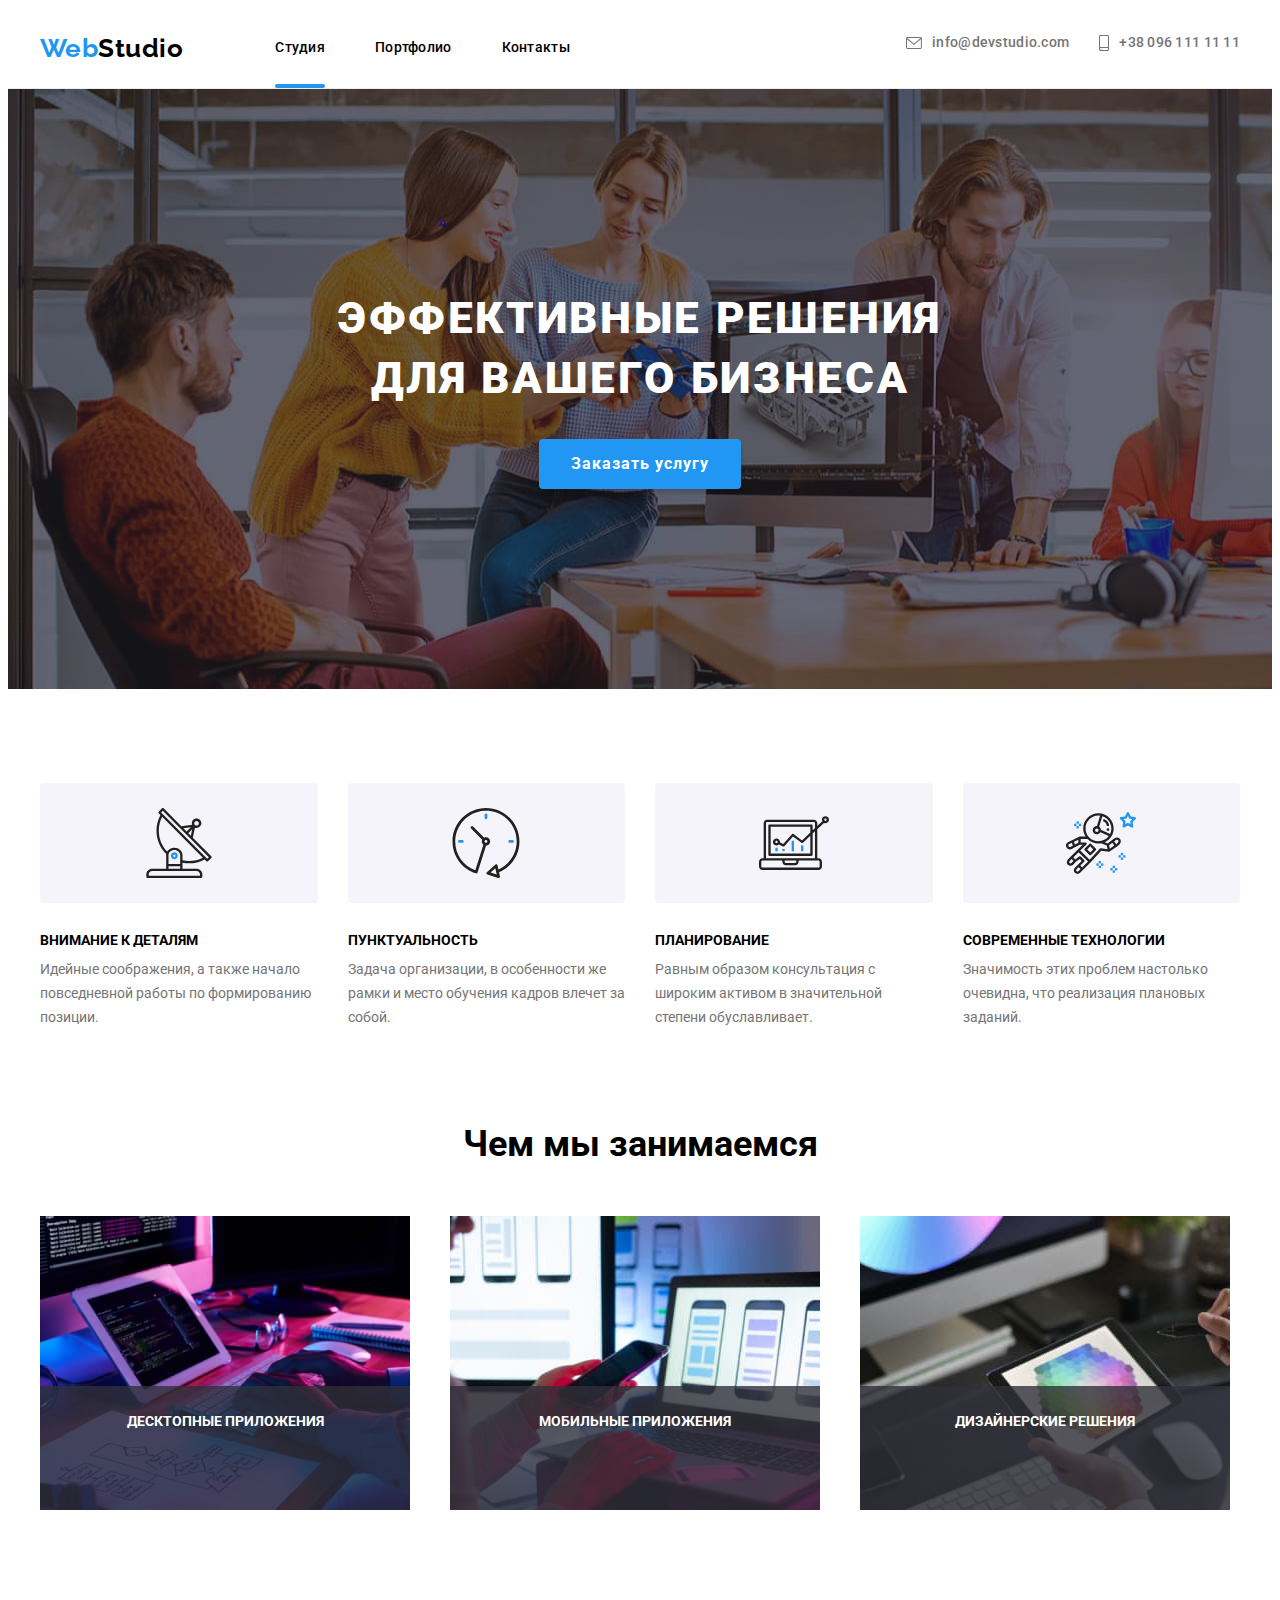
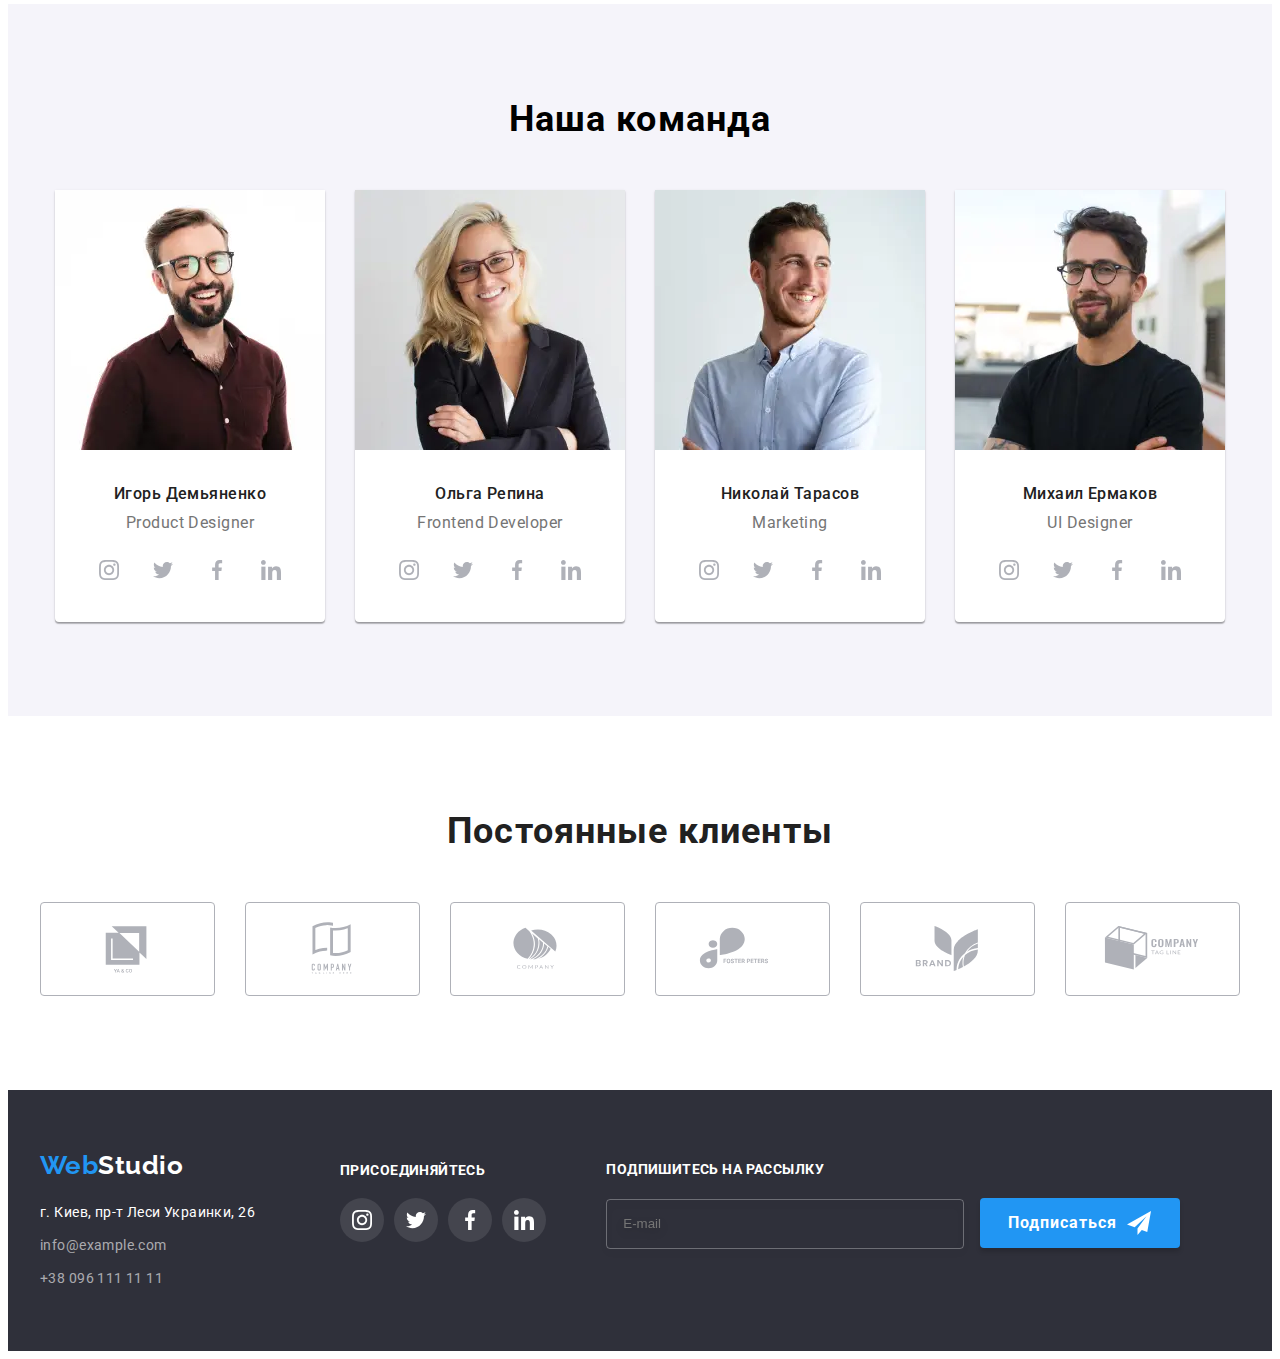
<file: index.html>
<!DOCTYPE html>
<html lang="ru">
<head>
    <meta charset="UTF-8">
    <meta http-equiv="X-UA-Compatible" content="IE=edge">
    <meta name="viewport" content="width=device-width, initial-scale=1.0">
    <title>Студия</title>
    <link rel="stylesheet" href="https://cdnjs.cloudflare.com/ajax/libs/modern-normalize/1.1.0/modern-normalize.min.css"
        integrity="sha512-wpPYUAdjBVSE4KJnH1VR1HeZfpl1ub8YT/NKx4PuQ5NmX2tKuGu6U/JRp5y+Y8XG2tV+wKQpNHVUX03MfMFn9Q=="
        crossorigin="anonymous" referrerpolicy="no-referrer" />
    <link href="https://fonts.googleapis.com/css2?family=Raleway:wght@700&family=Roboto:wght@400;500;700;900&display=swap"
        rel="stylesheet">
    <!--<link rel="stylesheet" href="./css/style.css"/>-->
    <link rel="stylesheet" href="./css/main.min.css" />
</head>
<body>

    <header class="header">
        <div class="container header-container">
        <nav class="nav">
            <a href="/" class="logo-blue">Web<span class="logo">Studio</span></a>
        <ul class="navheader">
            <li class="navheader__item">
                <a href="" class="navheader__navigation navheader__header-page current">Студия</a></li>
            <li class="navheader__item">
                <a href="./portfolio.html" class="navheader__navigation navheader__header-page">Портфолио</a></li>
            <li class="navheader__item">
                <a href="" class="navheader__navigation navheader__header-page">Контакты</a></li>
        </ul>
        </nav>
        <ul class="contacts">
            <li class="contacts__item-contact"><a href="mailto:info@devstudio.com" class="contacts__contact">
                    <svg class="contacts__mail-icon">
                        <use href="./img/symbol-defs.svg#icon-letter" wight="16" height="12"></use>
                    </svg>info@devstudio.com</a></li>
            <li class="contacts__item-contact"><a href="tel:+380961111111" class="contacts__contact">
                    <svg class="contacts__tel-icon">
                        <use href="./img/symbol-defs.svg#icon-smartphone" wight="10" height="16"></use>
                    </svg>+38 096 111 11 11</a></li>
        </ul>
       
        <button  type="button" class="burger-btn" data-menu-open>
            <svg class="burger-btn__icon" width="40" height="40">
                <use class="icon-burger" href="./img/symbol-defs.svg#icon-burger "></use>
                
            </svg>
        </button>
        </div>
        <div class="mobile-menu" data-menu>
            <div class="container mobile-menu__container">
                <button type="button" class="close-btn mobile-menu__close-button" data-menu-close>
                    <svg class="close-icon mobile-menu__close-icon" width="40" height="40">
                        <use class="icon-cross" href="./img/symbol-defs.svg#icon-close"></use>
                    </svg>
                </button>
                <ul class="nav-menu list">
                    <li class="nav-menu__item">
                        <a href="./index.html" class="nav-menu__link link">Студия</a>
                    </li>
                    <li class="nav-menu__item">
                        <a href="./portfolio.html" class="nav-menu__link link">Портфолио</a>
                    </li>
                    <li class="nav-menu__item">
                        <a href="" class="nav-menu__link link">Контакты</a>
                    </li>
                </ul>
                <ul class="nav-address list">
                    <li class="nav-address__tel">
                        <a href="tel:+380961111111" class="nav-address__tel-link link">+38 096 111 11 11</a>
                    </li>
                    <li class="nav-address__mail">
                        <a href="mailto:info@devstudio.com" class="nav-address__mail-link link">info@devstudio.com</a>
                    </li>
                </ul>
                <ul class="nav-social list">
                    <li class="nav-social__item">
                        <a href="" class="nav-social__link link">Instagram</a>
                    </li>
                    <li class="nav-social__item">
                        <a href="" class="nav-social__link link">Twitter</a>
                    </li>
                    <li class="nav-social__item">
                        <a href="" class="nav-social__link link">Facebook</a>
                    </li>
                    <li class="nav-social__item">
                        <a href="" class="nav-social__link link">LinkedIn</a>
                    </li>
                </ul>
            </div>
        </div>
    </header>
    <main>
        <section class="title title-section">
            <div class="container title-container">
            <h1 class="title__first">Эффективные решения <br />для вашего бизнеса</h1>
            <button type="button" class="btn" data-modal-open>Заказать услугу</button>
            <div class="backdrop is-hidden" data-modal>
                <div class="modal">
                    <button type="button" class="modal__close-btn" data-modal-close>
                        <svg class="modal__close-icon" width="40" height="40">
                            <use href="./img/symbol-defs.svg#icon-close"></use>
                        </svg>
                    </button>
                    <form class="modal-form">
                        <p class="modal-form__title">Оставьте свои данные, мы вам перезвоним</p>
                        <label class="modal-form__field">
                            Имя
                            <span class="container-icon">
                                <input name="user-name" type="text" class="modal-form__input" required >
                                <svg class="modal-form__input-icon" wight="12" height="12" >
                                    <use href="./img/symbol-defs.svg#icon-name"></use>
                                </svg>
                            </span>
                        </label>
                        <label class="modal-form__field">
                            Телефон
                            <span class="container-icon">
                                <input name="user-phone" type="tel" class="modal-form__input">
                                <svg class="modal-form__input-icon" wight="18" height="18">
                                    <use href="./img/symbol-defs.svg#icon-phone"></use>
                                </svg>
                            </span>
                        </label>
                        <label class="modal-form__field">
                            Почта
                            <span class="container-icon">
                                <input name="user-email" type="email" class="modal-form__input">
                                <svg class="modal-form__input-icon" wight="18" height="18">
                                    <use href="./img/symbol-defs.svg#icon-mail"></use>
                                </svg>
                            </span>
                        </label>
                        <label class="modal-form__field">
                            Комментарий
                            <textarea class="modal-form__input modal-form__message" name="user-message" placeholder="Введите текст"></textarea>
                        </label>
                        <div class="contact-form-chekbox-wrapper">
                        <input name="checkbox-policy" type="checkbox" class="modal-form__checkbox visually-hidden" id="checkbox-policy" required>
                        <label class="modal-form__checkbox-policy" for="checkbox-policy" >Соглашаюсь с рассылкой и принимаю&ensp;<a href="" class="modal-form-policy-link">Условия договора</a></label>
                        </div>
                        <button type="submit" class="modal-form__btn">Отправить</button>
                    </form>
                </div>
            </div>
            </div>
        </section>
        <section class="list-desc section">
            <div class="container">
            <h2 hidden>Особенности</h2>
            <ul class="advantages">
                <li class="advantages__title">
                    <div class="advantages__deck-title">
                        <svg class="advantages__desc-icon" width="70" height="70">
                            <use href="./img/symbol-defs.svg#icon-antenna"></use>
                        </svg>
                        </div>
                    <h3 class="advantages__h3-list-title">Внимание к деталям</h3>
                    <p class="advantages__p-list-title">Идейные соображения, а также начало повседневной работы по формированию позиции.</p>
                    
                </li>
                <li class="advantages__title">
                    <div class="advantages__deck-title">
                        <svg class="advantages__desc-icon" width="70" height="70">
                            <use href="./img/symbol-defs.svg#icon-clock"></use>
                        </svg>
                        </div>
                    <h3 class="advantages__h3-list-title">Пунктуальность</h3>
                    <p class="advantages__p-list-title">Задача организации, в особенности же рамки и место обучения кадров влечет за собой.</p>
                    
                </li>
                <li class="advantages__title">
                    <div class="advantages__deck-title">
                        <svg class="advantages__desc-icon" width="70" height="70">
                            <use href="./img/symbol-defs.svg#icon-diagram"></use>
                        </svg>
                        </div>
                    <h3 class="advantages__h3-list-title">Планирование</h3>
                    <p class="advantages__p-list-title">Равным образом консультация с широким активом в значительной степени обуславливает.</p>
                    
                </li>
                <li class="advantages__title" >
                    <div class="advantages__deck-title">
                        <svg class="advantages__desc-icon" width="70" height="70">
                            <use href="./img/symbol-defs.svg#icon-astronaut"></use>
                        </svg>
                        </div>
                    <h3 class="advantages__h3-list-title">Современные технологии</h3>
                    <p class="advantages__p-list-title">Значимость этих проблем настолько очевидна, что реализация плановых заданий.</p> 
                </li>
            </ul>
            </div>
        </section>
        <section class="list-busy section">
            <div class="container">
               
            <h2 class="list-busy__h2-title">Чем мы занимаемся</h2>
            <ul class="busy">
                <li class="busy__list-title-img">
                <div class="busy__title">
                <img src="./img/box1.jpg" alt="" 
                width="370"
                height="294"/>
                <div class="busy__box">
                    <p class="busy__text">Десктопные приложения</p>
                </div>
                </div>
                </li>
                <li class="busy__list-title-img">
                <div class="busy__title">
                <img src="./img/box2.jpg" alt=""
                width="370"
                height="294"/>
                <div class="busy__box">
                    <p class="busy__text">Мобильные приложения</p>
                </div>
                </div>
                </li>
                <li class="busy__list-title-img">
                <div class="busy__title">
                <img src="./img/box3.jpg" alt=""
                width="370"
                height="294"/>
                <div class="busy__box">
                    <p class="busy__text">Дизайнерские решения</p>
                </div>
                </div>
                </li>
            </ul>
            </div>
        </section>
        <section class="list-imgs section">
            <div class="container">
            <h2 class="list-imgs__h2-title">Наша команда</h2>
            <ul class="team">
                <li class="team__list-title-imgs">
                        <picture>
                            <source media="(min-width: 1200px)"
                                srcset="./img/studio/desktop/team1.webp 1x, ./img/studio/desktop/team1@2x.webp 2x" type="image/webp">
                            <source media="(min-width: 1200px)"
                                srcset="./img/studio/desktop/team1.jpg 1x, ./img/studio/desktop/team1@2x.jpg 2x">
                        
                            <source media="(min-width: 768px)"
                                srcset="./img/studio/tablet/team1.webp 1x, ./img/studio/tablet/team1@2x.webp 2x" type="image/webp">
                            <source media="(min-width: 768px)"
                                srcset="./img/studio/tablet/team1.jpg 1x, ./img/studio/tablet/team1@2x.jpg 2x">
                        
                            <source media="(min-width: 320px)"
                                srcset="./img/studio/mobile/team1.webp 1x, ./img/studio/mobile/team1@2x.webp 2x" type="image/webp">
                            <source media="(min-width: 320px)"
                                srcset="./img/studio/mobile/team1.jpg 1x, ./img/studio/mobile/team1@2x.jpg 2x">
                            <img class="img-ourteam" src="./img/studio/mobile/team1.jpg" alt="Игорь Демьяненко" />
                        </picture>
                    <div class="team__info">
                    <h3 class="team__h3-name">Игорь Демьяненко</h3>
                    <p class="team__p-name">Product Designer</p>
                    <ul class="social">
                        <li class="social__links-item">
                            <a href="" class="social__list-item">
                            <svg class="social__icon" width="20" height="20">
                                <use href="./img/symbol-defs.svg#icon-instagram2"></use>
                            </svg> </a> 
                        </li>
                        <li class="social__links-item">
                            <a href="" class="social__list-item">
                            <svg class="social__icon" width="20" height="20">
                                <use href="./img/symbol-defs.svg#icon-twitter"></use>
                            </svg> </a> 
                        </li>
                        <li class="social__links-item">
                            <a href="" class="social__list-item">
                            <svg class="social__icon" width="20" height="20">
                                <use href="./img/symbol-defs.svg#icon-facebook"></use>
                            </svg> </a> 
                        </li>
                        <li class="social__links-item">
                            <a href="" class="social__list-item">
                            <svg class="social__icon" width="20" height="20">
                                <use href="./img/symbol-defs.svg#icon-linkedin"></use>
                            </svg> </a> 
                        </li>
                    </ul>
                    </div>
                </li>
                <li class="team__list-title-imgs">
                    <picture>
                        <source media="(min-width: 1200px)" 
                        srcset="./img/studio/desktop/team2.webp 1x, ./img/studio/desktop/team2@2x.webp 2x"
                            type="image/webp">
                        <source media="(min-width: 1200px)" 
                        srcset="./img/studio/desktop/team2.jpg 1x, ./img/studio/desktop/team2@2x.jpg 2x">
                    
                        <source media="(min-width: 768px)" 
                        srcset="./img/studio/tablet/team2.webp 1x, ./img/studio/tablet/team2@2x.webp 2x"
                            type="image/webp">
                        <source media="(min-width: 768px)" 
                        srcset="./img/studio/tablet/team2.jpg 1x, ./img/studio/tablet/team2@2x.jpg 2x">
                    
                        <source media="(min-width: 320px)" 
                        srcset="./img/studio/mobile/team2.webp 1x, ./img/studio/mobile/team2@2x.webp 2x"
                            type="image/webp">
                        <source media="(min-width: 320px)" 
                        srcset="./img/studio/mobile/team2.jpg 1x, ./img/studio/mobile/team2@2x.jpg 2x">
                        <img class="img-ourteam" src="./img/studio/mobile/team1.jpg" alt="Ольга Репина" />
                    </picture>
                    <div class="team__info">
                    <h3 class="team__h3-name">Ольга Репина</h3>
                    <p class="team__p-name">Frontend Developer</p>
                    <ul class="social">
                        <li class="social__links-item"><a href="" class="social__list-item">
                                <svg class="social__icon" width="20" height="20">
                                    <use href="./img/symbol-defs.svg#icon-instagram2"></use>
                                </svg> </a>
                        </li>
                        <li class="social__links-item"><a href="" class="social__list-item">
                                <svg class="social__icon" width="20" height="20">
                                    <use href="./img/symbol-defs.svg#icon-twitter"></use>
                                </svg> </a>
                        </li>
                        <li class="social__links-item"><a href="" class="social__list-item">
                                <svg class="social__icon" width="20" height="20">
                                    <use href="./img/symbol-defs.svg#icon-facebook"></use>
                                </svg> </a>
                        </li>
                        <li class="social__links-item"><a href="" class="social__list-item">
                                <svg class="social__icon" width="20" height="20">
                                    <use href="./img/symbol-defs.svg#icon-linkedin"></use>
                                </svg> </a>
                        </li>
                    </ul>
                    </div>
                </li>
                <li class="team__list-title-imgs">
                        <picture>
                            <source media="(min-width: 1200px)" 
                            srcset="./img/studio/desktop/team3.webp 1x, ./img/studio/desktop/team3@2x.webp 2x"
                                type="image/webp">
                            <source media="(min-width: 1200px)" 
                            srcset="./img/studio/desktop/team3.jpg 1x, ./img/studio/desktop/team3@2x.jpg 2x">
                        
                            <source media="(min-width: 768px)" 
                            srcset="./img/studio/tablet/team3.webp 1x, ./img/studio/tablet/team3@2x.webp 2x"
                                type="image/webp">
                            <source media="(min-width: 768px)" 
                            srcset="./img/studio/tablet/team3.jpg 1x, ./img/studio/tablet/team3@2x.jpg 2x">
                        
                            <source media="(min-width: 320px)" 
                            srcset="./img/studio/mobile/team3.webp 1x, ./img/studio/mobile/team3@2x.webp 2x"
                                type="image/webp">
                            <source media="(min-width: 320px)" 
                            srcset="./img/studio/mobile/team3.jpg 1x, ./img/studio/mobile/team3@2x.jpg 2x">
                            <img class="img-ourteam" src="./img/studio/mobile/team1.jpg" alt="Николай Тарасов" />
                        </picture>
                    <div class="team__info">
                    <h3 class="team__h3-name">Николай Тарасов</h3>
                    <p class="team__p-name">Marketing</p>
                    <ul class="social">
                        <li class="social__links-item"><a href="" class="social__list-item">
                                <svg class="social__icon" width="20" height="20">
                                    <use href="./img/symbol-defs.svg#icon-instagram2"></use>
                                </svg> </a>
                        </li>
                        <li class="social__links-item"><a href="" class="social__list-item">
                                <svg class="social__icon" width="20" height="20">
                                    <use href="./img/symbol-defs.svg#icon-twitter"></use>
                                </svg> </a>
                        </li>
                        <li class="social__links-item"><a href="" class="social__list-item">
                                <svg class="social__icon" width="20" height="20">
                                    <use href="./img/symbol-defs.svg#icon-facebook"></use>
                                </svg> </a>
                        </li>
                        <li class="social__links-item"><a href="" class="social__list-item">
                                <svg class="social__icon" width="20" height="20">
                                    <use href="./img/symbol-defs.svg#icon-linkedin"></use>
                                </svg> </a>
                        </li>
                    </ul>
                    </div>
                </li>
                <li class="team__list-title-imgs">
                    <picture>
                        <source  
                        srcset="./img/studio/desktop/team4.webp 1x, ./img/studio/desktop/team4@2x.webp 2x"
                           media="(min-width: 1200px)" 
                           type="image/webp"/>
                        <source  
                        srcset="./img/studio/desktop/team4.jpg 1x, ./img/studio/desktop/team4@2x.jpg 2x" 
                            media="(min-width: 1200px)" />
                    
                        <source media="(min-width: 768px)" 
                        srcset="./img/studio/tablet/team4.webp 1x, ./img/studio/tablet/team4@2x.webp 2x"
                            type="image/webp"/>
                        <source media="(min-width: 768px)" 
                        srcset="./img/studio/tablet/team4.jpg 1x, ./img/studio/tablet/team4@2x.jpg 2x"/>
                    
                        <source media="(max-width: 767px)" 
                        srcset="./img/studio/mobile/team4.webp 1x, ./img/studio/mobile/team4@2x.webp 2x"
                            type="image/webp"/>
                        <source media="(max-width: 767px)" 
                        srcset="./img/studio/mobile/team4.jpg 1x, ./img/studio/mobile/team4@2x.jpg 2x"/>
                        <img class="img-ourteam" src="./img/studio/mobile/team1.jpg" alt="Михаил Ермако" />
                    </picture>
                    <div class="team__info">
                    <h3 class="team__h3-name">Михаил Ермаков</h3>
                    <p class="team__p-name">UI Designer</p>
                    <ul class="social">
                        <li class="social__links-item">
                            <a href="" class="social__list-item">
                                <svg class="social__icon" width="20" height="20">
                                    <use href="./img/symbol-defs.svg#icon-instagram2"></use>
                                </svg> </a>
                        </li>
                        <li class="social__links-item">
                            <a href="" class="social__list-item">
                                <svg class="social__icon" width="20" height="20">
                                    <use href="./img/symbol-defs.svg#icon-twitter"></use>
                                </svg> </a>
                        </li>
                        <li class="social__links-item">
                            <a href="" class="social__list-item">
                                <svg class="social__icon" width="20" height="20">
                                    <use href="./img/symbol-defs.svg#icon-facebook"></use>
                                </svg> </a>
                        </li>
                        <li class="social__links-item">
                            <a href="" class="social__list-item">
                                <svg class="social__icon" width="20" height="20">
                                    <use href="./img/symbol-defs.svg#icon-linkedin"></use>
                                </svg> </a>
                        </li>
                    </ul>
                    </div>
                </li>
            </ul>
            </div>
        </section>
        <section class="section regular-customers">
            <div class="container">
            <h2 class="section__regular-customers">Постоянные клиенты</h2>
            <ul class="customers">
                <li class="customers__imegs-regular">
                    <a href="" class="customers__client-link">
                        <svg class="customers__client-icon" width="41px" height="47px"><use href="./img/symbol-defs.svg#icon-logo1"></use>
                        </svg>
                    </a>
                </li>
                <li class="customers__imegs-regular">
                    <a href="" class="customers__client-link">
                        <svg class="customers__client-icon" width="40px" height="52px"><use href="./img/symbol-defs.svg#icon-logo2"></use>
                        </svg>
                    </a>
                </li>
                <li class="customers__imegs-regular">
                    <a href="" class="customers__client-link">
                        <svg class="customers__client-icon" width="43px" height="41px"><use href="./img/symbol-defs.svg#icon-logo3"></use>
                        </svg>
                    </a>
                </li>
                <li class="customers__imegs-regular">
                    <a href="" class="customers__client-link">
                        <svg class="customers__client-icon" width="84px" height="41px"><use href="./img/symbol-defs.svg#icon-logo4"></use>
                        </svg>
                    </a>
                </li>
                <li class="customers__imegs-regular">
                    <a href="" class="customers__client-link">
                        <svg class="customers__client-icon" width="63px" height="45px"><use href="./img/symbol-defs.svg#icon-logo5"></use>
                        </svg>
                    </a>
                </li>
                <li class="customers__imegs-regular">
                    <a href="" class="customers__client-link">
                        <svg class="customers__client-icon" width="94px" height="44px"><use href="./img/symbol-defs.svg#icon-logo6"></use>
                        </svg>
                    </a>
                </li>
            </ul>
            </div>
        </section>  
    </main>
    <footer class="footer">
        <div class="container footer-container">
            <div class="footer__adress">
                <div class="footer-logo">
                <a href="/" class="logo-blue">Web<span class="logo-white">Studio</span></a>
                </div>
                <address class="adress">
                    <ul class="adress__list">
                        <li class="footer__contact"><a href="" class="adress__link">г. Киев, пр-т Леси Украинки, 26</a></li>
                        <li class="footer__contact"><a href="mailto:info@example.com"
                                class="footer__mail">info@example.com</a></li>
                        <li class="footer__contact"><a href="tel:+380961111111" class="footer__tel">+38 096 111 11 11</a></li>
                    </ul>
                </address>
            </div>
            <div class="footer__social-container">
                <h3 class="footer__social-title">присоединяйтесь</h3>
                <ul class="footer-social-list">
                    <li class="footer-social-list__item">
                        <a href="" class="footer-social-list__item-link">
                        <svg class="footer-social-list__icon" width="20" height="20">
                            <use href="./img/symbol-defs.svg#icon-instagram1">
                            </use>
                        </svg>
                        </a>
                    </li>
                    <li class="footer-social-list__item">
                        <a href="" class="footer-social-list__item-link">
                            <svg class="footer-social-list__icon" width="20" height="20">
                                <use href="./img/symbol-defs.svg#icon-twitter">
                                </use>
                            </svg>
                        </a>
                    </li>
                    <li class="footer-social-list__item">
                        <a href="" class="footer-social-list__item-link">
                            <svg class="footer-social-list__icon" width="20" height="20">
                                <use href="./img/symbol-defs.svg#icon-facebook">
                                </use>
                            </svg>
                        </a>
                    </li>
                    <li class="footer-social-list__item">
                        <a href="" class="footer-social-list__item-link">
                            <svg class="footer-social-list__icon" width="20" height="20">
                                <use href="./img/symbol-defs.svg#icon-linkedin">
                                </use>
                            </svg>
                        </a>
                    </li>
                </ul>
            </div>
            <div class="footer__subscription">
                <p class="footer__subtitle">Подпишитесь на рассылку</p>
                <div class="subscription">
                    <form action="#" class="footer-form">
                    <div class="footer-form__item">
                    <input type="email" name="email" placeholder="E-mail" class="footer-form__input">
                    <button type="submit" class="submit-btn">Подписаться
                    <svg class="footer-form__icon" width="24" height="24">
                        <use href="./img/symbol-defs.svg#icon-send"></use>
                    </svg>
                    </button>
                    </div>
                    </form>
                </div>
            </div>
        </div>
    </footer>

    
    <script src="./js/modal.js"></script>
    <script src="./js/menu.js"></script>
    </body>
    
    </html>
</file>
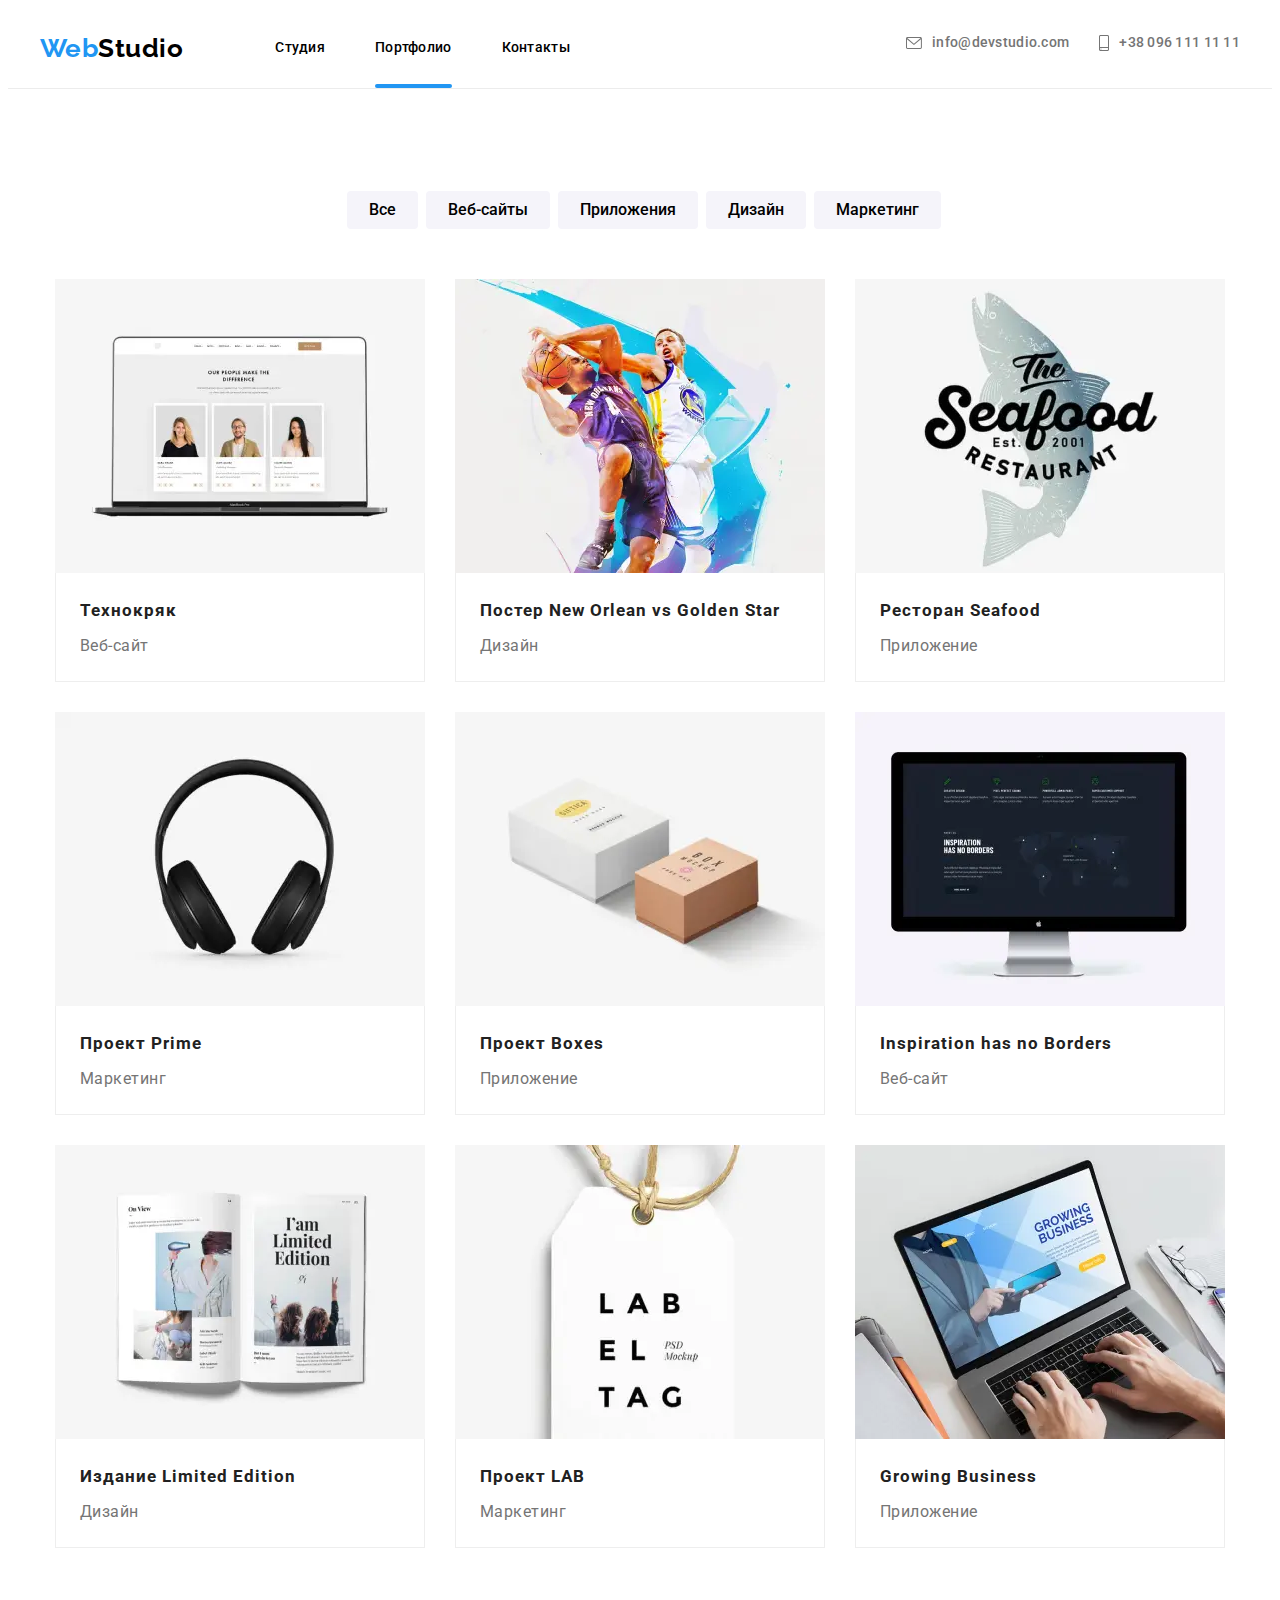
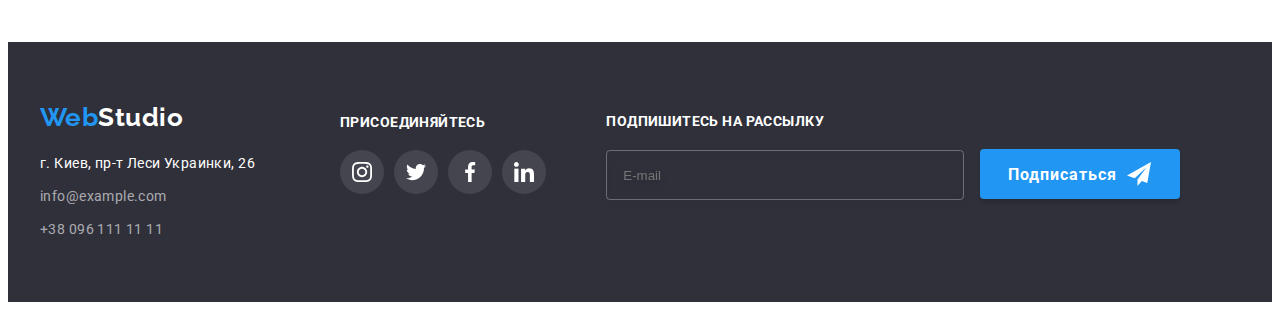
<file: portfolio.html>
<!DOCTYPE html>
<html lang="ru">
<head>
    <meta charset="UTF-8">
    <meta http-equiv="X-UA-Compatible" content="IE=edge">
    <meta name="viewport" content="width=device-width, initial-scale=1.0">
    <title>Портфолио</title>
    <link rel="stylesheet" href="https://cdnjs.cloudflare.com/ajax/libs/modern-normalize/1.1.0/modern-normalize.min.css"
        integrity="sha512-wpPYUAdjBVSE4KJnH1VR1HeZfpl1ub8YT/NKx4PuQ5NmX2tKuGu6U/JRp5y+Y8XG2tV+wKQpNHVUX03MfMFn9Q=="
        crossorigin="anonymous" referrerpolicy="no-referrer" />
    <link href="https://fonts.googleapis.com/css2?family=Raleway:wght@700&family=Roboto:wght@400;500;700;900&display=swap"
        rel="stylesheet">
    <!--<link rel="stylesheet" href="./css/style.css"/>-->
    <link rel="stylesheet" href="./css/main.min.css" />
</head>
<body>
    <header class="header">
        <div class="container header-container">
        <nav class="nav">
            <a href="/" class="logo-blue">Web<span class="logo">Studio</span></a>
        <ul class="navheader">
            <li class="navheader__item"><a href="./index.html" class="navheader__navigation navheader__header-page">Студия</a></li>
            <li class="navheader__item"><a href="" class="navheader__navigation navheader__header-page current">Портфолио</a></li>
            <li class="navheader__item"><a href="" class="navheader__navigation navheader__header-page">Контакты</a></li>
        </ul>
        </nav>
        <ul class="contacts">
            <li class="contacts__item-contact"><a href="mailto:info@devstudio.com" class="contacts__contact">
                    <svg class="contacts__mail-icon">
                        <use href="./img/symbol-defs.svg#icon-letter" wight="16" height="12"></use>
                    </svg>info@devstudio.com</a></li>
            <li class="contacts__item-contact"><a href="tel:+380961111111" class="contacts__contact">
                    <svg class="contacts__tel-icon">
                        <use href="./img/symbol-defs.svg#icon-smartphone" wight="10" height="16"></use>
                    </svg>+38 096 111 11 11</a></li>
        </ul>
        
        <button type="button" class="burger-btn" data-menu-open>
            <svg class="burger-btn__icon" width="40" height="40">
                <use class="icon-burger" href="./img/symbol-defs.svg#icon-burger "></use>
        
            </svg>
        </button>
        </div>
        <div class="mobile-menu" data-menu>
            <div class="container mobile-menu__container">
                <button type="button" class="close-btn mobile-menu__close-button" data-menu-close>
                    <svg class="close-icon mobile-menu__close-icon" width="40" height="40">
                        <use class="icon-cross" href="./img/symbol-defs.svg#icon-close"></use>
                    </svg>
                </button>
                <ul class="nav-menu list">
                    <li class="nav-menu__item">
                        <a href="./index.html" class="nav-menu__link link">Студия</a>
                    </li>
                    <li class="nav-menu__item">
                        <a href="./portfolio.html" class="nav-menu__link link">Портфолио</a>
                    </li>
                    <li class="nav-menu__item">
                        <a href="" class="nav-menu__link link">Контакты</a>
                    </li>
                </ul>
                <ul class="nav-address list">
                    <li class="nav-address__tel">
                        <a href="tel:+380961111111" class="nav-address__tel-link link">+38 096 111 11 11</a>
                    </li>
                    <li class="nav-address__mail">
                        <a href="mailto:info@devstudio.com" class="nav-address__mail-link link">info@devstudio.com</a>
                    </li>
                </ul>
                <ul class="nav-social list">
                    <li class="nav-social__item">
                        <a href="" class="nav-social__link link">Instagram</a>
                    </li>
                    <li class="nav-social__item">
                        <a href="" class="nav-social__link link">Twitter</a>
                    </li>
                    <li class="nav-social__item">
                        <a href="" class="nav-social__link link">Facebook</a>
                    </li>
                    <li class="nav-social__item">
                        <a href="" class="nav-social__link link">LinkedIn</a>
                    </li>
                </ul>
            </div>
        </div>
    </header>
    <main>
        <section class="button-portfolio section">
            <div class="container filter-container">
            <ul class="filter">
                <li class="filter__item">
                    <button type="button" class="modal-btn current">Все</button></li>
                <li class="filter__item">
                    <button type="button" class="modal-btn">Веб-сайты</button></li>
                <li class="filter__item">
                    <button type="button" class="modal-btn">Приложения</button></li>
                <li class="filter__item">
                    <button type="button" class="modal-btn">Дизайн</button></li>
                <li class="filter__item">
                    <button type="button" class="modal-btn">Маркетинг</button></li>
            </ul>

            <ul class="images-list">
                <li class="images">
                   <a href="" class="images__link">
                    <div class="images__description-top">
                    <picture>
                        <source 
                        srcset="./img/portfolio/desktop/tehno1.webp 1x, ./img/portfolio/desktop/tehno1@2x.webp 2x" 
                        media="(min-width:1200px)" type="image/webp" />
                        <source 
                        srcset="./img/portfolio/desktop/tehno1.jpg 1x, ./img/portfolio/desktop/tehno1@2x.jpg 2x"
                        media="(min-width:1200px)" type="image/webp" />
                        <source 
                        srcset="./img/portfolio/tablet/tehno1.webp 1x, ./img/portfolio/tablet/tehno1@2x.webp 2x"
                        media="(min-width:768px)" type="image/webp" />
                        <source 
                        srcset="./img/portfolio/tablet/tehno1.jpg 1x, ./img/portfolio/tablet/tehno1@2x.jpg 2x"
                        media="(min-width:768px)" type="image/webp" />
                        <source 
                        srcset="./img/portfolio/mobile/tehno1.webp 1x, ./img/portfolio/mobile/tehno1@2x.webp 2x"
                        media="(max-width:767px)" type="image/webp" />
                        <source 
                        srcset="./img/portfolio/mobile/tehno1.jpg 1x, ./img/portfolio/mobile/tehno1@2x.jpg 2x" 
                        media="(max-width:767px)"
                        type="image/webp" />
                        
                        <img src="./img/portfolio/mobile/tehno1.jpg" alt="" class= "img-portfolio-projects" />
                    </picture>
                    
                     <p class="images__item-description">Технокряк это современная площадка распространения коронавируса. Компании используют эту платформу для цифрового
                    шпионажа и атак на защищённые сервера конкурентов.</p>
                    </div>
                     <div class="images__pictu-text">
                    <h2 class="images__item-pictu">Технокряк</h2>
                    <p class="images__items">Веб-сайт</p>
                    </div>
                    </a>
                </li>
                <li class="images">
                    <a href="" class="images__link">
                    <div class="images__description-top">
                    <picture>
                        <source 
                        srcset="./img/portfolio/desktop/poster2.webp 1x, ./img/portfolio/desktop/poster2@2x.webp 2x"
                        media="(min-width:1200px)" type="image/webp" />
                        <source 
                        srcset="./img/portfolio/desktop/poster2.jpg 1x, ./img/portfolio/desktop/poster2@2x.jpg 2x"
                        media="(min-width:1200px)" type="image/webp" />
                        <source 
                        srcset="./img/portfolio/tablet/poster2.webp 1x, ./img/portfolio/tablet/poster2@2x.webp 2x"
                        media="(min-width:768px)" type="image/webp" />
                        <source 
                        srcset="./img/portfolio/tablet/poster2.jpg 1x, ./img/portfolio/tablet/poster2@2x.jpg 2x"
                        media="(min-width:768px)" type="image/webp" />
                        <source 
                        srcset="./img/portfolio/mobile/poster2.webp 1x, ./img/portfolio/mobile/poster2@2x.webp 2x"
                        media="(max-width:767px)" type="image/webp" />
                        <source 
                        srcset="./img/portfolio/mobile/poster2.jpg 1x, ./img/portfolio/mobile/poster2@2x.jpg 2x"
                        media="(max-width:767px)" type="image/webp" />
                    
                        <img src="./img/portfolio/mobile/poster2.jpg" alt="" class= "img-portfolio-projects"/>
                    </picture>
                 
                    <p class="images__item-description">Технокряк это современная площадка распространения коронавируса. Компании
                        используют эту платформу для цифрового
                        шпионажа и атак на защищённые сервера конкурентов.</p>
                    </div>
                    <div class="images__pictu-text">
                    <h2 class="images__item-pictu">Постер New Orlean vs Golden Star</h2>
                    <p class="images__items">Дизайн</p>
                    </div>
                    </a>
                </li>
                <li class="images">
                    <a href="" class="images__link">
                    <div class="images__description-top">
                    <picture>
                        <source 
                        srcset="./img/portfolio/desktop/restoran3.webp 1x, ./img/portfolio/desktop/restoran3@2x.webp 2x"
                        media="(min-width:1200px)" type="image/webp" />
                        <source 
                        srcset="./img/portfolio/desktop/restoran3.jpg 1x, ./img/portfolio/desktop/restoran3@2x.jpg 2x"
                        media="(min-width:1200px)" type="image/webp" />
                        <source 
                        srcset="./img/portfolio/tablet/restoran3.webp 1x, ./img/portfolio/tablet/restoran3@2x.webp 2x"
                        media="(min-width:768px)" type="image/webp" />
                        <source 
                        srcset="./img/portfolio/tablet/restoran3.jpg 1x, ./img/portfolio/tablet/restoran3@2x.jpg 2x"
                        media="(min-width:768px)" type="image/webp" />
                        <source 
                        srcset="./img/portfolio/mobile/restoran3.webp 1x, ./img/portfolio/mobile/restoran3@2x.webp 2x"
                        media="(max-width:767px)" type="image/webp" />
                        <source 
                        srcset="./img/portfolio/mobile/restoran3.jpg 1x, ./img/portfolio/mobile/restoran3@2x.jpg 2x"
                        media="(max-width:767px)" type="image/webp" />
                    
                        <img src="./img/portfolio/mobile/restoran3.jpg" alt="" class= "img-portfolio-projects"/>
                    </picture>

                    <p class="images__item-description">Технокряк это современная площадка распространения коронавируса. Компании
                        используют эту платформу для цифрового
                        шпионажа и атак на защищённые сервера конкурентов.</p>
                    </div>
                    <div class="images__pictu-text">
                    <h2 class="images__item-pictu">Ресторан Seafood</h2>
                    <p class="images__items">Приложение</p>
                    </div>
                    </a>
                </li>
                <li class="images">
                    <a href="" class="images__link">
                    <div class="images__description-top">
                    <picture>
                        <source 
                        srcset="./img/portfolio/desktop/project4.webp 1x, ./img/portfolio/desktop/project4@2x.webp 2x"
                        media="(min-width:1200px)" type="image/webp" />
                        <source 
                        srcset="./img/portfolio/desktop/project4.jpg 1x, ./img/portfolio/desktop/project4@2x.jpg 2x"
                        media="(min-width:1200px)" type="image/webp" />
                        <source 
                        srcset="./img/portfolio/tablet/project4.webp 1x, ./img/portfolio/tablet/project4@2x.webp 2x"
                        media="(min-width:768px)" type="image/webp" />
                        <source 
                        srcset="./img/portfolio/tablet/project4.jpg 1x, ./img/portfolio/tablet/project4@2x.jpg 2x"
                        media="(min-width:768px)" type="image/webp" />
                        <source 
                        srcset="./img/portfolio/mobile/project4.webp 1x, ./img/portfolio/mobile/project4@2x.webp 2x"
                        media="(max-width:767px)" type="image/webp" />
                        <source 
                        srcset="./img/portfolio/mobile/project4.jpg 1x, ./img/portfolio/mobile/project4@2x.jpg 2x"
                        media="(max-width:767px)" type="image/webp" />
                    
                        <img src="./img/portfolio/mobile/project4.jpg" alt="" class= "img-portfolio-projects"/>
                    </picture>


                    <p class="images__item-description">Технокряк это современная площадка распространения коронавируса. Компании
                        используют эту платформу для цифрового
                        шпионажа и атак на защищённые сервера конкурентов.</p>
                    </div>
                    <div class="images__pictu-text">
                    <h2 class="images__item-pictu">Проект Prime</h2>
                    <p class="images__items">Маркетинг</p>
                    </div>
                    </a>
                </li>
                <li class="images">
                    <a href="" class="images__link">
                    <div class="images__description-top">
                    <picture>
                        <source 
                        srcset="./img/portfolio/desktop/boxes5.webp 1x, ./img/portfolio/desktop/boxes5@2x.webp 2x"
                        media="(min-width:1200px)" type="image/webp" />
                        <source 
                        srcset="./img/portfolio/desktop/boxes5.jpg 1x, ./img/portfolio/desktop/boxes5@2x.jpg 2x"
                        media="(min-width:1200px)" type="image/webp" />
                        <source 
                        srcset="./img/portfolio/tablet/boxes5.webp 1x, ./img/portfolio/tablet/boxes5@2x.webp 2x"
                        media="(min-width:768px)" type="image/webp" />
                        <source 
                        srcset="./img/portfolio/tablet/boxes5.jpg 1x, ./img/portfolio/tablet/boxes5@2x.jpg 2x"
                        media="(min-width:768px)" type="image/webp" />
                        <source 
                        srcset="./img/portfolio/mobile/boxes5.webp 1x, ./img/portfolio/mobile/boxes5@2x.webp 2x"
                        media="(max-width:767px)" type="image/webp" />
                        <source 
                        srcset="./img/portfolio/mobile/boxes5.jpg 1x, ./img/portfolio/mobile/boxes5@2x.jpg 2x"
                        media="(max-width:767px)" type="image/webp" />
                    
                        <img src="./img/portfolio/mobile/boxes5.jpg" alt="" class= "img-portfolio-projects"/>
                    </picture>
                    <p class="images__item-description">Технокряк это современная площадка распространения коронавируса. Компании
                        используют эту платформу для цифрового
                        шпионажа и атак на защищённые сервера конкурентов.</p>
                    </div>
                    <div class="images__pictu-text">
                    <h2 class="images__item-pictu">Проект Boxes</h2>
                    <p class="images__items">Приложение</p>
                    </div>
                    </a>
                </li>
                <li class="images">
                    <a href="" class="images__link">
                    <div class="images__description-top">
                    <picture>
                        <source 
                        srcset="./img/portfolio/desktop/borders6.webp 1x, ./img/portfolio/desktop/borders6@2x.webp 2x"
                        media="(min-width:1200px)" type="image/webp" />
                        <source 
                        srcset="./img/portfolio/desktop/borders6.jpg 1x, ./img/portfolio/desktop/borders6@2x.jpg 2x"
                        media="(min-width:1200px)" type="image/webp" />
                        <source 
                        srcset="./img/portfolio/tablet/borders6.webp 1x, ./img/portfolio/tablet/borders6@2x.webp 2x"
                        media="(min-width:768px)" type="image/webp" />
                        <source 
                        srcset="./img/portfolio/tablet/borders6.jpg 1x, ./img/portfolio/tablet/borders6@2x.jpg 2x"
                        media="(min-width:768px)" type="image/webp" />
                        <source 
                        srcset="./img/portfolio/mobile/borders6.webp 1x, ./img/portfolio/mobile/borders6@2x.webp 2x"
                        media="(max-width:767px)" type="image/webp" />
                        <source 
                        srcset="./img/portfolio/mobile/borders6.jpg 1x, ./img/portfolio/mobile/borders6@2x.jpg 2x"
                        media="(max-width:767px)" type="image/webp" />
                    
                        <img src="./img/portfolio/mobile/borders6.jpg" alt="" class= "img-portfolio-projects"/>
                    </picture>
             
                    <p class="images__item-description">Технокряк это современная площадка распространения коронавируса. Компании
                        используют эту платформу для цифрового
                        шпионажа и атак на защищённые сервера конкурентов.</p>
                    </div>
                    <div class="images__pictu-text">
                    <h2 class="images__item-pictu">Inspiration has no Borders</h2>
                    <p class="images__items">Веб-сайт</p>
                    </div>
                    </a>
                </li>
                <li class="images">
                    <a href="" class="images__link">
                    <div class="images__description-top">
                    <picture>
                        <source 
                        srcset="./img/portfolio/desktop/edition7.webp 1x, ./img/portfolio/desktop/edition7@2x.webp 2x"
                        media="(min-width:1200px)" type="image/webp" />
                        <source 
                        srcset="./img/portfolio/desktop/edition7.jpg 1x, ./img/portfolio/desktop/edition7@2x.jpg 2x"
                        media="(min-width:1200px)" type="image/webp" />
                        <source 
                        srcset="./img/portfolio/tablet/edition7.webp 1x, ./img/portfolio/tablet/edition7@2x.webp 2x"
                        media="(min-width:768px)" type="image/webp" />
                        <source 
                        srcset="./img/portfolio/tablet/edition7.jpg 1x, ./img/portfolio/tablet/edition7@2x.jpg 2x"
                        media="(min-width:768px)" type="image/webp" />
                        <source 
                        srcset="./img/portfolio/mobile/edition7.webp 1x, ./img/portfolio/mobile/edition7@2x.webp 2x"
                        media="(max-width:767px)" type="image/webp" />
                        <source 
                        srcset="./img/portfolio/mobile/edition7.jpg 1x, ./img/portfolio/mobile/edition7@2x.jpg 2x"
                        media="(max-width:767px)" type="image/webp" />
                    
                        <img src="./img/portfolio/mobile/edition7.jpg" alt="" class= "img-portfolio-projects"/>
                    </picture>
              
                    <p class="images__item-description">Технокряк это современная площадка распространения коронавируса. Компании
                        используют эту платформу для цифрового
                        шпионажа и атак на защищённые сервера конкурентов.</p>
                    </div>
                    <div class="images__pictu-text">
                    <h2 class="images__item-pictu">Издание Limited Edition</h2>
                    <p class="images__items">Дизайн</p>
                    </div>
                    </a>
                </li>
                <li class="images">
                    <a href="" class="images__link">
                    <div class="images__description-top">
                    <picture>
                        <source 
                        srcset="./img/portfolio/desktop/lab8.webp 1x, ./img/portfolio/desktop/lab8@2x.webp 2x"
                        media="(min-width:1200px)" type="image/webp" />
                        <source 
                        srcset="./img/portfolio/desktop/lab8.jpg 1x, ./img/portfolio/desktop/lab8@2x.jpg 2x"
                        media="(min-width:1200px)" type="image/webp" />
                        <source 
                        srcset="./img/portfolio/tablet/lab8.webp 1x, ./img/portfolio/tablet/lab8@2x.webp 2x"
                        media="(min-width:768px)" type="image/webp" />
                        <source 
                        srcset="./img/portfolio/tablet/lab8.jpg 1x, ./img/portfolio/tablet/lab8@2x.jpg 2x" 
                        media="(min-width:768px)" type="image/webp" />
                        <source 
                        srcset="./img/portfolio/mobile/lab8.webp 1x, ./img/portfolio/mobile/lab8@2x.webp 2x"
                        media="(max-width:767px)" type="image/webp" />
                        <source 
                        srcset="./img/portfolio/mobile/lab8.jpg 1x, ./img/portfolio/mobile/lab8@2x.jpg 2x" 
                        media="(max-width:767px)" type="image/webp" />
                    
                        <img src="./img/portfolio/mobile/lab8.jpg" alt="" class= "img-portfolio-projects"/>
                    </picture>
                  
                    <p class="images__item-description">Технокряк это современная площадка распространения коронавируса. Компании
                    используют эту платформу для цифрового
                    шпионажа и атак на защищённые сервера конкурентов.</p>
                    </div>
                    <div class="images__pictu-text">
                    <h2 class="images__item-pictu">Проект LAB</h2>
                    <p class="images__items">Маркетинг</p>
                    </div>
                    </a>
                </li>
                <li class="images">
                    <a href="" class="images__link">
                    <div class="images__description-top">
                    <picture>
                        <source 
                        srcset="./img/portfolio/desktop/grovin9.webp 1x, ./img/portfolio/desktop/grovin9@2x.webp 2x"
                        media="(min-width:1200px)" type="image/webp" />
                        <source 
                        srcset="./img/portfolio/desktop/grovin9.jpg 1x, ./img/portfolio/desktop/grovin9@2x.jpg 2x"
                        media="(min-width:1200px)" type="image/webp" />
                        <source 
                        srcset="./img/portfolio/tablet/grovin9.webp 1x, ./img/portfolio/tablet/grovin9@2x.webp 2x"
                        media="(min-width:768px)" type="image/webp" />
                        <source 
                        srcset="./img/portfolio/tablet/grovin9.jpg 1x, ./img/portfolio/tablet/grovin9@2x.jpg 2x"
                        media="(min-width:768px)" type="image/webp" />
                        <source 
                        srcset="./img/portfolio/mobile/grovin9.webp 1x, ./img/portfolio/mobile/grovin9@2x.webp 2x"
                        media="(max-width:767px)" type="image/webp" />
                        <source 
                        srcset="./img/portfolio/mobile/grovin9.jpg 1x, ./img/portfolio/mobile/grovin9@2x.jpg 2x"
                        media="(max-width:767px)" type="image/webp" />
                    
                        <img src="./img/portfolio/mobile/grovin9.jpg" alt="" class= "img-portfolio-projects"/>
                    </picture>
                   
                    <p class="images__item-description">Технокряк это современная площадка распространения коронавируса. Компании
                        используют эту платформу для цифрового
                        шпионажа и атак на защищённые сервера конкурентов.</p>
                    </div>
                    <div class="images__pictu-text">
                    <h2 class="images__item-pictu">Growing Business</h2>
                    <p class="images__items">Приложение</p>
                    </div>
                    </a>
                </li>
            </ul>
            </div>
        </section>
    </main>
    <footer class="footer">
        <div class="container footer-container">
            <div class="footer__adress">
                <div class="footer-logo">
                <a href="/" class="logo-blue">Web<span class="logo-white">Studio</span></a>
                </div>
                <address class="adress">
                    <ul class="adress__list">
                        <li class="footer__contact"><a href="" class="adress__link">г. Киев, пр-т Леси Украинки, 26</a></li>
                        <li class="footer__contact"><a href="mailto:info@example.com" class="footer__mail">info@example.com</a></li>
                        <li class="footer__contact"><a href="tel:+380961111111" class="footer__tel">+38 096 111 11 11</a></li>
                    </ul>
                </address>
                </div>
        <div class="footer__social-container">
            <h3 class="footer__social-title">присоединяйтесь</h3>
            <ul class="footer-social-list">
                <li class="footer-social-list__item">
                    <a href="" class="footer-social-list__item-link">
                        <svg class="footer-social-list__icon" width="20" height="20">
                            <use href="./img/symbol-defs.svg#icon-instagram1">
                            </use>
                        </svg>
                    </a>
                </li>
                <li class="footer-social-list__item">
                    <a href="" class="footer-social-list__item-link">
                        <svg class="footer-social-list__icon" width="20" height="20">
                            <use href="./img/symbol-defs.svg#icon-twitter">
                            </use>
                        </svg>
                    </a>
                </li>
                <li class="footer-social-list__item">
                    <a href="" class="footer-social-list__item-link">
                        <svg class="footer-social-list__icon" width="20" height="20">
                            <use href="./img/symbol-defs.svg#icon-facebook">
                            </use>
                        </svg>
                    </a>
                </li>
                <li class="footer-social-list__item">
                    <a href="" class="footer-social-list__item-link">
                        <svg class="footer-social-list__icon" width="20" height="20">
                            <use href="./img/symbol-defs.svg#icon-linkedin">
                            </use>
                        </svg>
                    </a>
                </li>
            </ul>
        </div>
            <div class="footer__subscription">
                <p class="footer__subtitle">Подпишитесь на рассылку</p>
                <div class="subscription">
                    <form action="#" class="footer-form">
                        <div class="footer-form__item">
                            <input type="email" name="email" placeholder="E-mail" class="footer-form__input">
                            <button type="submit" class="submit-btn">Подписаться
                                <svg class="footer-form__icon" width="24" height="24">
                                    <use href="./img/symbol-defs.svg#icon-send"></use>
                                </svg>
                            </button>
                        </div>
                    </form>
                </div>
            </div>
        </div>
    </footer>
        
        <script src="./js/menu.js"></script>
    
    </body>
    
    </html>
</file>
<file: css/style.css>
/*Начало Секции 1 студии*/


/*Конец Секции 1 студии*/
/*Начало Секции 2 студии*/

/*Конец Секции 2 студии*/
/*Начало Секции 3 студии*/

/*Конец Секции 3 студии*/
/*Начало Секции 4 студии*/

/*Конец Секции 4 студии*/
/*Начало Секции 5 студии*/

/*Конец Секции 5 студии*/
/*Начало секции в портфолио*/

/*Начало секции портфолио*/


/*Конец секции портфолио*/
/*Шапка студия*/

/*Шапка студия и портфолио конец*/

/*Начало футера*/

/*Конец футера*/
</file>
<file: css/main.min.css>
:root{--main-font-family: "Roboto", sans-serif;--secondary-fond-family: "Raleway", sans-serif;--navigation-color: #2196f3;--btn-tittle: #ffffff;--backgraund-section: #2f303a;--secondary-text-color: #757575;--btn-main-color-text: #000000;--main-footer-contacts: rgba(255, 255, 255, 0.6);--btn-background: #188ce8}.visually-hidden{position:absolute;width:1px;height:1px;margin:-1px;border:0;padding:0;white-space:nowrap;clip-path:inset(100%);clip:rect(0 0 0 0);overflow:hidden}body{font-family:var(--main-font-family);color:var(--btn-main-color-text)}h1,h2,h3,h4,h5,h6,p,ul,li{padding:0;margin:0}.container{width:100%;padding-left:15px;padding-right:15px}@media screen and (min-width: 480px){.container{width:480px;margin:0 auto}}@media screen and (min-width: 768px){.container{width:768px}}@media screen and (min-width: 1200px){.container{width:1200px}}.header{font-family:var(--secondary-fond-family);font-style:normal;font-weight:700;line-height:1.19;letter-spacing:0.03em;border-bottom:1px solid #ececec}.header-container{display:flex;justify-content:space-between;align-items:center;margin:0 auto}.logo-blue{color:var(--navigation-color);text-decoration:none;font-size:26px}.logo{color:var(--btn-main-color-text);text-decoration:none;font-size:26px}@media screen and (max-width: 767px){.header-container{display:flex;padding-top:16px;padding-bottom:16px}.navheader,.contacts{display:none}}@media screen and (min-width: 768px){.nav{font-style:normal;font-weight:700;line-height:1.19;letter-spacing:0.03em;display:flex;align-items:center;justify-content:space-between}.navheader{display:flex;margin-left:92px;list-style:none;border-style:none}.navheader .navheader__item{margin-right:50px}.images,.adress-list{list-style:none;border-style:none}.navheader__navigation,.contacts__contact{font-family:var(--main-font-family);font-weight:500;font-size:14px;line-height:1.14;letter-spacing:0.02em;text-decoration:none}.navheader__header-page{display:block;padding-bottom:32px;padding-top:32px;position:relative;transition-property:color;transition-duration:250ms;transition-timing-function:cubic-bezier(0.4, 0, 0.2, 1)}.navheader__navigation.current::after{position:absolute;display:block;content:"";bottom:0;left:0;height:4px;width:100%;border-radius:2px;background-color:#2196f3}.navheader a:hover,.navheader a:focus{color:var(--navigation-color)}.navheader__navigation{position:relative;color:var(--btn-main-color-text)}.contacts .contacts__item-contact{display:block}.contacts__item-contact a{display:flex;align-items:center}.contacts{margin-left:auto}.contacts .contacts__item-contact+.contacts__item-contact{margin-right:0}.contacts__item-contact .contacts__contact{color:var(--secondary-text-color);fill:var(--secondary-text-color);transition-property:color;transition-duration:250ms;transition-timing-function:cubic-bezier(0.4, 0, 0.2, 1)}.contacts__contact:hover,.contacts__contact:focus{color:var(--navigation-color);fill:#2196f3}.header{justify-content:center;width:100%;margin-right:auto;margin-left:auto;border-bottom:1px solid #ececec}.contacts__item-contact .contacts__contact{display:flex;align-items:center;margin-bottom:10px}.contacts__mail-icon{width:16px;height:12px;margin-right:10px}.contacts__tel-icon{width:10px;height:16px;margin-right:10px}}@media screen and (min-width: 1200px){.navheader{display:flex;list-style:none;border-style:none}.navheader .navheader__item{margin-right:50px}.navheader .navheader__item:last-child{margin-right:0}.navheader__item{position:relative}.header-container{display:flex}.contacts{display:flex;list-style:none;border-style:none}.contacts__item-contact{margin-right:30px;margin-bottom:0px}}.burger-btn{display:inline-flex;background-color:transparent;border:none;margin:0;padding:0;line-height:0;fill:currentColor;transition:fill 250ms cubic-bezier(0.4, 0, 0.2, 1)}.burger-btn:hover{fill:var(--navigation-color);cursor:pointer}.mobile-menu{position:fixed;z-index:100;top:0;left:0;width:100vw;height:100vh;background-color:#ffffff;opacity:0;visibility:hidden;pointer-events:none;transition:opacity 250ms cubic-bezier(0.4, 0, 0.2, 1),visibility 205ms cubic-bezier(0.4, 0, 0.2, 1)}.mobile-menu__container{height:100vh;display:flex;flex-direction:column;justify-content:space-between;position:relative;padding-top:48px;padding-left:25px}.mobile-menu__close-button{position:absolute;top:10px;right:15px;fill:currentColor;transition:fill 250ms cubic-bezier(0.4, 0, 0.2, 1)}.mobile-menu__close-button:hover{fill:var(--navigation-color);cursor:pointer}.mobile-menu.is-open{opacity:1;visibility:visible;pointer-events:auto}.close-btn{position:absolute;background-color:unset;border:unset;padding:unset;line-height:0;width:40px;height:40px}.list{font-family:'Roboto';font-style:normal;font-weight:500;font-size:40px;line-height:47px;letter-spacing:0.02em;color:#2196F3;list-style:none}.nav-menu__item{list-style:none;border-style:none}.link{text-decoration:none}@media screen and (min-width: 768px){.burger-btn{display:none}}.nav-menu{margin-bottom:auto}.nav-menu__item{font-family:'Roboto';font-style:normal;font-weight:500;font-size:40px;line-height:47px;letter-spacing:0.02em;color:#212121}.nav-menu__link{color:#212121;transition:color 250ms cubic-bezier(0.4, 0, 0.2, 1)}.nav-menu__item:not(:last-child){margin-bottom:32px}.nav-menu__link:hover{color:#2196F3}.nav-address__tel{font-family:var(--main-font-family);font-style:normal;font-weight:500;font-size:34px;line-height:40px;letter-spacing:0.02em;color:#2196F3}.nav-address__tel-link{color:#2196F3}.nav-address__mail{font-family:var(--main-font-family);font-style:normal;font-weight:500;font-size:24px;line-height:28px;letter-spacing:0.02em;color:#757575;margin-bottom:64px}.nav-address__mail-link{color:#757575}.nav-social{display:flex;margin-bottom:48px;flex-wrap:wrap}.nav-social__item{font-family:'Roboto';font-style:normal;font-weight:500;font-size:18px;line-height:1.22;letter-spacing:0.02em;color:#2196F3}.nav-social__link{color:#2196F3}.nav-social__item:not(:last-child)::after{margin-left:10px;margin-right:10px;content:"";border:1px solid rgba(33,33,33,0.2);transform:rotate(90deg)}.title{background-color:#c4c4c4;background-image:linear-gradient(rgba(47,48,58,0.4), rgba(47,48,58,0.4)),url(../img/studio/mobile/hero-img.jpg);background-size:cover;text-align:center}@media (min-device-pixel-ratio: 2), (min-resolution: 192dpi), (min-resolution: 2dppx){.title{background-image:linear-gradient(rgba(47,48,58,0.4), rgba(47,48,58,0.4)),url(../img/studio/mobile/hero-img@2x.jpg)}}.title-section{width:100%;padding-top:118px;padding-bottom:118px}.title__first{margin-bottom:30px;font-weight:900;font-size:26px;line-height:1.62;text-align:center;letter-spacing:0.06em;text-transform:uppercase;color:var(--btn-tittle);font-family:var(--main-font-family)}@media screen and (min-width: 768px) and (min-device-pixel-ratio: 1), screen and (min-width: 768px) and (min-resolution: 96dpi), screen and (min-width: 768px) and (min-resolution: 1dppx){.title{background-image:linear-gradient(rgba(47,48,58,0.4), rgba(47,48,58,0.4)),url(../img/studio/tablet/hero-img.jpg)}}@media screen and (min-width: 768px) and (min-device-pixel-ratio: 2), screen and (min-width: 768px) and (min-resolution: 192dpi), screen and (min-width: 768px) and (min-resolution: 2dppx){.title{background-image:linear-gradient(rgba(47,48,58,0.4), rgba(47,48,58,0.4)),url(../img/studio/tablet/hero-img@2x.jpg)}}@media screen and (min-width: 1200px){.title-section{padding-top:200px;padding-bottom:200px}.title__first{margin-bottom:30px;font-weight:900;font-size:44px;line-height:1.36}}@media screen and (min-width: 1200px) and (min-device-pixel-ratio: 1), screen and (min-width: 1200px) and (min-resolution: 96dpi), screen and (min-width: 1200px) and (min-resolution: 1dppx){.title{background-image:linear-gradient(rgba(47,48,58,0.4), rgba(47,48,58,0.4)),url(../img/studio/desktop/hero-Img.jpg)}}@media screen and (min-width: 1200px) and (min-device-pixel-ratio: 2), screen and (min-width: 1200px) and (min-resolution: 192dpi), screen and (min-width: 1200px) and (min-resolution: 2dppx){.title{background-image:linear-gradient(rgba(47,48,58,0.4), rgba(47,48,58,0.4)),url(../img/studio/desktop/hero-Img@2x.jpg)}}.btn{font-family:var(--main-font-family);font-style:normal;font-weight:700;font-size:16px;line-height:1.87;letter-spacing:0.06em;border-style:none;border-radius:4px;padding:10px 32px;color:var(--btn-tittle);box-shadow:0px 4px 4px rgba(0,0,0,0.15);background:#2196f3;cursor:pointer;border:1px}.btn:hover,.btn:focus{box-shadow:0px 4px 4px rgba(0,0,0,0.15);border-radius:4px;background:var(--btn-background)}.backdrop{position:fixed;left:0px;top:0px;right:0;bottom:0;opacity:1;z-index:100;transition-duration:250ms;transition-timing-function:cubic-bezier(0.4, 0, 0.2, 1);background:rgba(0,0,0,0.2)}.backdrop.is-hidden{opacity:0;visibility:hidden;pointer-events:none}.modal{position:absolute;top:50%;left:50%;transform:translate(-50%, -50%);width:528px;height:580px;background:#FFFFFF;padding:40px}.modal__close-btn{display:flex;position:absolute;justify-content:center;align-items:center;width:40px;height:40px;top:8px;right:8px;border-radius:50%;background:#FFFFFF;cursor:pointer;border:1px solid rgba(0,0,0,0.1);transition:fill 250ms cubic-bezier(0.4, 0, 0.2, 1)}.modal__close-btn:focus,.modal__close-btn:active,.modal__close-btn:hover{fill:var(--navigation-color)}.modal-form a{font-family:var(--main-font-family);font-style:normal;font-weight:400;font-size:14px;line-height:1.71;letter-spacing:0.03em;text-decoration-line:underline;color:var(--navigation-color)}.modal-form__title{font-family:var(--main-font-family);font-style:normal;font-weight:700;font-size:20px;line-height:23px;text-align:center;letter-spacing:0.03em;color:#212121;margin-bottom:12px}.modal-form__field{display:block;text-align:left;font-family:var(--main-font-family);font-style:normal;font-weight:400;font-size:12px;line-height:14px;letter-spacing:0.01em;color:#757575}.modal-form__field:not(:last-child){margin-bottom:10px}.modal-form__input{width:100%;height:40px;border:1px solid rgba(33,33,33,0.2);box-sizing:border-box;border-radius:4px;padding-left:42px;cursor:pointer;transition:border-color 250ms cubic-bezier(0.4, 0, 0.2, 1),outline 250ms cubic-bezier(0.4, 0, 0.2, 1),fill 250ms cubic-bezier(0.4, 0, 0.2, 1)}.modal-form__input:focus,.modal-form__input:hover{outline:none;border-color:var(--navigation-color);cursor:pointer;fill:var(--navigation-color)}.container-icon{display:block;position:relative;margin-top:4px;margin-bottom:10px}.container-icon:hover{outline:none;border-color:var(--navigation-color);cursor:pointer;fill:var(--navigation-color)}.modal-form__input-icon{width:12px;height:12px;position:absolute;top:50%;left:10px;transform:translateY(-50%);transition-duration:250ms;transition-timing-function:cubic-bezier(0.4, 0, 0.2, 1)}.modal-form__input:focus+.modal-form__input-icon{fill:var(--navigation-color)}.modal-form__message{width:100%;height:120px;border:1px solid rgba(33,33,33,0.2);border-radius:4px;resize:none;padding:12px 16px;outline:none;margin-top:4px;transition-duration:250ms;transition-timing-function:cubic-bezier(0.4, 0, 0.2, 1)}.modal-form__message:focus{border-color:var(--navigation-color)}.modal-form__message::placeholder{font-family:var(--main-font-family);font-style:normal;font-weight:400;font-size:14px;line-height:16px;letter-spacing:0.01em;color:rgba(117,117,117,0.5)}.modal-form__checkbox-policy{display:flex;align-items:center;font-family:var(--main-font-family);font-style:normal;font-size:14px;line-height:1.71;letter-spacing:0.03em;color:var(--secondary-text-color)}.modal-form__checkbox-policy::before{content:"";display:inline-block;width:16px;height:15px;border:2px solid #212121;border-radius:2px;cursor:pointer;margin-right:10px;margin-left:13px;vertical-align:middle;transition-duration:250ms;transition-timing-function:cubic-bezier(0.4, 0, 0.2, 1)}.modal-form__checkbox:checked+.modal-form__checkbox-policy::before{background-color:#2196F3;border:2px solid #2196F3;border-radius:2px;background-image:url("../img/icon-checkbox.svg");background-position:center;outline:2px solid #2196f3}.modal-form__btn{width:200px;min-height:50px;background:#2196F3;box-shadow:0px 4px 4px rgba(0,0,0,0.15);border-radius:4px;margin:30px auto 0 auto;border:none;font-weight:bold;font-size:16px;line-height:30px;text-align:center;letter-spacing:0.06em;color:#FFFFFF;transition-duration:250ms;transition-timing-function:cubic-bezier(0.4, 0, 0.2, 1)}.modal-form__btn:hover,.modal-form__btn:focus{cursor:pointer;background:#188CE8;box-shadow:0px 4px 4px rgba(0,0,0,0.15);border-radius:4px}@media screen and (min-width: 768px){.modal{width:450px}.modal-form a{font-size:11px}.modal-form__checkbox-policy{font-size:11px}}@media screen and (min-width: 1200px){.modal{width:528px}}.advantages{list-style:none}.advantages__h3-list-title{margin-bottom:10px;font-weight:700;font-size:14px;line-height:1.14;text-align:center;text-transform:uppercase}.advantages__p-list-title{font-size:14px;line-height:1.71;color:var(--secondary-text-color)}.advantages__desc-icon{width:70px;height:70px}.advantages__deck-title{display:flex;align-items:center;justify-content:center;margin-bottom:30px;border-radius:4px;height:120px;background:#f5f4fa;border-radius:4px}.list-desc{padding-top:60px;padding-bottom:60px}@media screen and (max-width: 767px){.advantages__title:not(:last-child){margin-bottom:30px}}@media screen and (min-width: 768px){.advantages{display:flex;flex-wrap:wrap;margin-left:-30px;margin-top:-30px}.advantages__title{flex-basis:calc((100% - 60px) / 2);margin-bottom:unset;margin-left:30px;margin-top:30px}.advantages__h3-list-title{text-align:unset}}@media screen and (min-width: 1200px){.advantages{margin-top:-30px;margin-left:-30px}.advantages__title{margin-bottom:unset;flex-basis:calc((100% - 120px) / 4);margin-top:30px;margin-left:30px}.advantages__h3-list-title{text-align:unset}.list-desc{padding-top:94px;padding-bottom:94px}}@media screen and (max-width: 1199px){.list-busy{display:none}}@media screen and (min-width: 1200px){.list-busy{padding-bottom:94px}.list-busy__h2-title{font-weight:700;font-size:36px;line-height:1.16;text-align:center;margin-bottom:50px}.busy{display:flex;margin-top:-30px;margin-left:-30px}.busy__title{position:relative;width:370px;height:294px}.busy__list-title-img{flex-basis:calc((100% - 90px) / 3);margin-top:30px;margin-left:30px;position:relative;list-style:none}.busy__text{font-weight:700;font-size:14px;line-height:1.143;position:absolute;padding-top:27px;padding-bottom:27px;bottom:0;left:0;width:370px;height:70px;text-align:center;background:rgba(47,48,58,0.8);text-transform:uppercase;color:#ffffff}}.list-imgs__h2-title{font-family:var(--main-font-family);font-style:normal;font-weight:700;font-size:28px;line-height:1.18;letter-spacing:0.03em;text-align:center;margin-bottom:30px}.team__h3-name{font-family:var(--main-font-family);font-style:normal;font-weight:500;font-size:16px;line-height:1.19;text-align:center;letter-spacing:0.03em;margin-bottom:10px;color:#212121}.team__p-name{margin-top:10px;margin-bottom:16px;font-style:normal;font-weight:400;font-size:16px;line-height:1.19;text-align:center;letter-spacing:0.03em;color:var(--secondary-text-color)}.list-imgs{background:#f5f4fa}.team__list-title-imgs{background-color:#fff;box-shadow:0px 1px 3px rgba(0,0,0,0.12),0px 1px 1px rgba(0,0,0,0.14),0px 2px 1px rgba(0,0,0,0.2);border-radius:0px 0px 4px 4px}.team__info{display:block;padding-top:30px;padding-bottom:24px;text-align:center}.img-ourteam{width:100%;height:100%}@media screen and (max-width: 767px){.team__list-title-imgs:not(:last-child){margin-bottom:30px}.list-imgs{padding-top:60px;padding-bottom:60px}}.team{list-style:none}@media screen and (min-width: 768px){.team{display:flex;flex-wrap:wrap;margin-top:-30px;margin-left:-30px;list-style:none;justify-content:center;align-items:center}.list-imgs{padding-top:60px;padding-bottom:60px}.team__list-title-imgs{margin-top:30px;margin-left:30px}.img-ourteam{width:unset;height:unset}}@media screen and (min-width: 1200px){.team{display:flex;margin-top:-30px;margin-left:-30px;justify-content:center;align-items:center}.team__list-title-imgs{margin-top:30px;margin-left:30px}.team__info{padding-top:30px;padding-right:32px;padding-bottom:30px;padding-left:32px;text-align:center}.list-imgs{padding-bottom:94px;padding-top:94px}.list-imgs__h2-title{font-style:normal;font-weight:700;font-size:36px;line-height:1.17;letter-spacing:0.03em;margin-bottom:50px;text-align:center}.img-ourteam{width:unset;height:unset}}.social{display:flex;justify-content:center;margin:0 auto;list-style:none}.social__links-item:not(:last-child){margin-right:10px}.social__list-item{display:flex;align-items:center;justify-content:center;width:44px;height:44px;border-radius:50%;color:#afb1b8}.social__icon{fill:currentColor;width:20px;height:20px}@media screen and (min-width: 1200px){.social{display:flex;justify-content:space-between}.social__list-item{display:flex;align-items:center;justify-content:center;width:44px;height:44px;border-radius:50%;color:#afb1b8;transition:color 250ms cubic-bezier(0.4, 0, 0.2, 1),background-color 250ms cubic-bezier(0.4, 0, 0.2, 1)}.social__list-item:hover,.social__list-item:focus{background-color:#2196f3;color:#ffffff}.social__icon{fill:currentColor;width:20px;height:20px}}.regular-customers{padding-top:60px;padding-bottom:60px}.section__regular-customers{margin-bottom:30px;font-family:var(--main-font-family);font-style:normal;font-weight:700;font-size:28px;line-height:33px;text-align:center;letter-spacing:0.03em;color:#212121}.customers{display:flex;flex-wrap:wrap;margin-top:-30px;margin-left:-30px;list-style:none}.customers__imegs-regular{margin-top:30px;margin-left:30px;flex-basis:calc((100% - 60px) / 2)}.customers__client-link{display:flex;justify-content:center;align-items:center;height:92px;border:1px solid #afb1b8;border-radius:4px;color:#afb1b8;transition:border 250ms cubic-bezier(0.4, 0, 0.2, 1),color 250ms cubic-bezier(0.4, 0, 0.2, 1)}.customers__client-link:hover,.customers__client-link:focus{border:1px solid #2196f3;color:#2196f3}.customers__client-icon{fill:currentColor;width:106px;height:60px}@media screen and (min-width: 768px){.customers__imegs-regular{margin-top:30px;margin-left:30px;flex-basis:calc((100% - 90px) / 3)}}@media screen and (min-width: 1200px){.customers__imegs-regular{flex-basis:calc((100% - 180px) / 6)}.regular-customers{padding-top:94px;padding-bottom:94px}.section__regular-customers{font-size:36px;line-height:1.17;margin-bottom:50px}}.button-portfolio{color:#212121;padding-top:60px;padding-bottom:60px}.filter{font-family:var(--main-font-family);display:flex;list-style:none;flex-wrap:wrap;margin-bottom:25px}.filter__item{margin-top:8px;margin-left:8px}.modal-btn{border:none;border-radius:4px;padding:6px 22px;font-family:var(--main-font-family);font-weight:500;font-size:16px;line-height:1.62;background:#f5f4fa;transition:color 250ms cubic-bezier(0.4, 0, 0.2, 1),background-color 250ms cubic-bezier(0.4, 0, 0.2, 1),box-shadow 250ms cubic-bezier(0.4, 0, 0.2, 1)}.modal-btn:hover,.modal-btn:focus{background-color:var(--navigation-color);color:var(--btn-tittle);cursor:pointer;box-shadow:0px 3px 1px rgba(0,0,0,0.1),0px 1px 2px rgba(0,0,0,0.08),0px 2px 2px rgba(0,0,0,0.12);border-radius:4px}@media screen and (min-width: 768px){.filter{flex-wrap:unset;justify-content:center;margin-bottom:45px}}@media screen and (min-width: 1200px){.button-portfolio{padding-top:94px;padding-bottom:94px}.filter{margin-bottom:65px}}.images-list{list-style:none;display:flex;flex-wrap:wrap}.images{margin:15px;transition-property:box-shadow;transition-duration:250ms;transition-timing-function:cubic-bezier(0.4, 0, 0.2, 1);background:#ffffff}.images:hover,.images:focus{cursor:pointer;box-shadow:0px 1px 1px rgba(0,0,0,0.12),0px 4px 4px rgba(0,0,0,0.06),1px 4px 6px rgba(0,0,0,0.16)}.images__link{text-decoration:none;color:inherit;display:block;transition-duration:250ms;transition-timing-function:cubic-bezier(0.4, 0, 0.2, 1);transition-property:box-shadow;transition-delay:0}.images__link:hover,.images__link:focus{box-shadow:0px 1px 1px rgba(0,0,0,0.12),0px 4px 4px rgba(0,0,0,0.06),1px 4px 6px rgba(0,0,0,0.16);transform:box-shadow}.images__link:hover .images__item-description,.images__link:focus .images__item-description{transform:translateY(0%)}.images__description-top{position:relative;overflow:hidden}.images__item-description{font-family:var(--main-font-family);font-style:normal;font-weight:400;font-size:18px;line-height:1.56;letter-spacing:0.03em;color:#ffffff;background:rgba(33,150,243,0.9);position:absolute;top:0;left:0;padding:63px 24px 63px 24px;width:100%;height:100%;display:block;margin:0 auto;transform:translateY(100%);transition-duration:250ms;transition-timing-function:cubic-bezier(0.4, 0, 0.2, 1)}.images__link:hover .images__item-description,.images__link:focus .images__item-description{transform:translateY(0%)}.images__pictu-text{padding-top:20px;padding-right:24px;padding-left:24px;padding-bottom:20px;border-right:1px solid #eeeeee;border-bottom:1px solid #eeeeee;border-left:1px solid #eeeeee}.images__item-pictu{margin-bottom:4px;font-weight:700;font-size:17px;line-height:2;letter-spacing:0.06em}.images__items{font-style:normal;font-weight:400;font-size:16px;line-height:1.87;letter-spacing:0.03em;color:var(--secondary-text-color);text-shadow:none}.img-portfolio-projects{display:block;width:100%;height:auto}@media screen and (min-width: 768px){.images-list{display:flex;flex-wrap:wrap;margin-top:-30px}.images{flex-basis:calc((100% - 60px) / 2)}}@media screen and (min-width: 1200px){.images-list{display:flex;flex-wrap:wrap;margin-top:-30px;margin-bottom:-15px}.images{flex-basis:calc((100% - 90px) / 3)}}.footer{font-family:var(--secondary-fond-family);font-style:normal;font-weight:700;line-height:1.19;letter-spacing:0.03em;padding-top:60px;padding-bottom:60px;background-color:var(--backgraund-section)}.footer-container{display:flex;flex-direction:column;text-align:center}.footer-logo{margin-bottom:20px}.logo-white{color:var(--btn-tittle);text-decoration:none}.footer__contact:not(:last-child){margin-bottom:9px}.adress{font-style:normal;font-size:14px;line-height:1.71;letter-spacing:0.03em}.adress__link{color:var(--btn-tittle);text-decoration:none}.footer__mail,.footer__tel{color:rgba(255,255,255,0.6);text-decoration:none}.adress__list{font-family:var(--main-font-family);font-style:normal;font-weight:400;font-size:14px;line-height:1.71;text-align:center;letter-spacing:0.03em;display:flex;flex-direction:column;list-style:none}.footer__social-container{width:206px;margin:0 auto;margin-bottom:60px}.footer__social-title{font-family:var(--main-font-family);font-style:normal;font-weight:700;font-size:14px;line-height:1.143;letter-spacing:0.03em;text-transform:uppercase;margin-bottom:20px;width:206px;padding-top:12px;color:#ffffff}.footer-social-list{display:flex;justify-content:space-between;list-style:none}.footer-social-list__item-link{display:flex;justify-content:center;align-items:center;width:44px;height:44px;border-radius:50%;background-color:rgba(255,255,255,0.1);background-position:center;position:relative;fill:currentColor;transition:color 250ms cubic-bezier(0.4, 0, 0.2, 1),background-color 250ms cubic-bezier(0.4, 0, 0.2, 1)}.footer-social-list__item-link:hover,.footer-social-list__item-link:focus{background-color:#2196f3;color:#fff}.footer-social-list__icon{fill:#fff}.footer__subscription{margin:0 auto}.footer__subtitle{font-family:var(--main-font-family);display:block;padding-top:60px;margin-bottom:20px;font-weight:700;font-size:14px;line-height:1.14;letter-spacing:0.03em;text-transform:uppercase;color:#ffffff}.footer-form__input{width:450px;height:50px;padding-left:16px;margin-right:12px;margin-bottom:20px;border:1px solid rgba(255,255,255,0.3);box-sizing:border-box;filter:drop-shadow(0px 4px 4px rgba(0,0,0,0.15));border-radius:4px;background:transparent;color:#FFFFFF;transition-duration:250ms;transition-timing-function:cubic-bezier(0.4, 0, 0.2, 1)}.footer-form__input:focus{border-color:var(--navigation-color);outline:none}@media screen and (max-width: 767px){.footer__social-title{padding-top:60px}}@media screen and (min-width: 768px) and (max-width: 1199px){.footer-container{flex-direction:unset;flex-wrap:wrap;padding-left:86px;padding-right:86px}.footer__social-container{margin:0;margin-left:auto}.footer__subscription{margin:0 auto}.footer-form__input{width:450px}}@media screen and (min-width: 1200px){.footer-container{display:flex;justify-content:space-between;flex-direction:unset;text-align:unset}.footer__social-container{margin:0}.footer-form__input{margin-right:12px;margin-bottom:0;width:358px}.footer__subtitle{padding-top:12px}}.subscription{font-weight:bold;font-size:14px;line-height:1.14;letter-spacing:0.03em;text-transform:uppercase;color:#ffffff}.submit-btn{display:inline-flex;justify-content:center;border:none;width:200px;height:50px;background:#2196F3;box-shadow:0px 4px 4px rgba(0,0,0,0.15);border-radius:4px;font-family:var(--main-font-family);font-style:normal;font-weight:700;font-size:16px;line-height:1.87;align-items:center;text-align:center;letter-spacing:0.06em;border:transparent;color:#FFFFFF;cursor:pointer;transition-duration:250ms;transition-timing-function:cubic-bezier(0.4, 0, 0.2, 1)}.submit-btn:hover,.submit-btn:focus{background-color:var(--btn-background)}.footer-form__icon{margin-left:10px}@media screen and (min-width: 1200px){.footer-form{display:flex}.footer-form-input{width:358px;margin-right:12px}.footer__adress{width:230px;margin-right:70px}.adress__list{text-align:unset}}
/*# sourceMappingURL=main.min.css.map */
</file>
